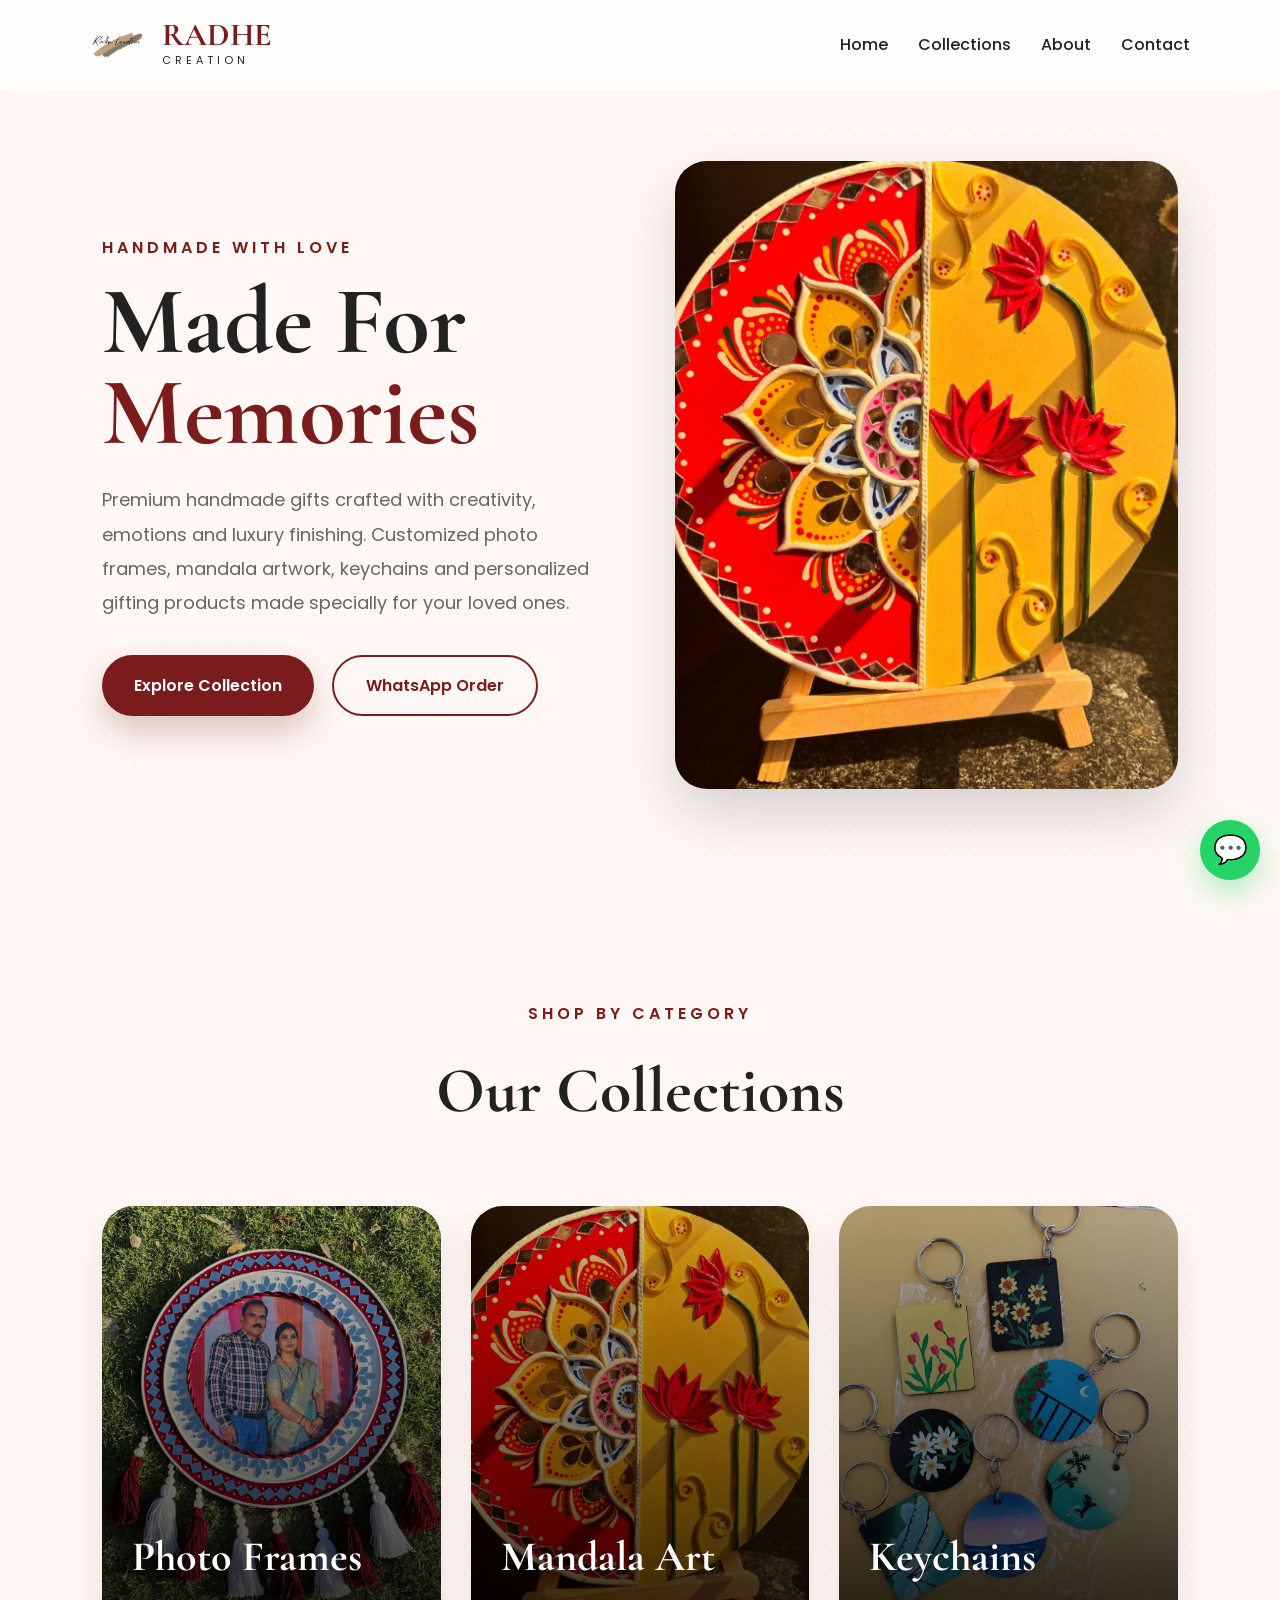
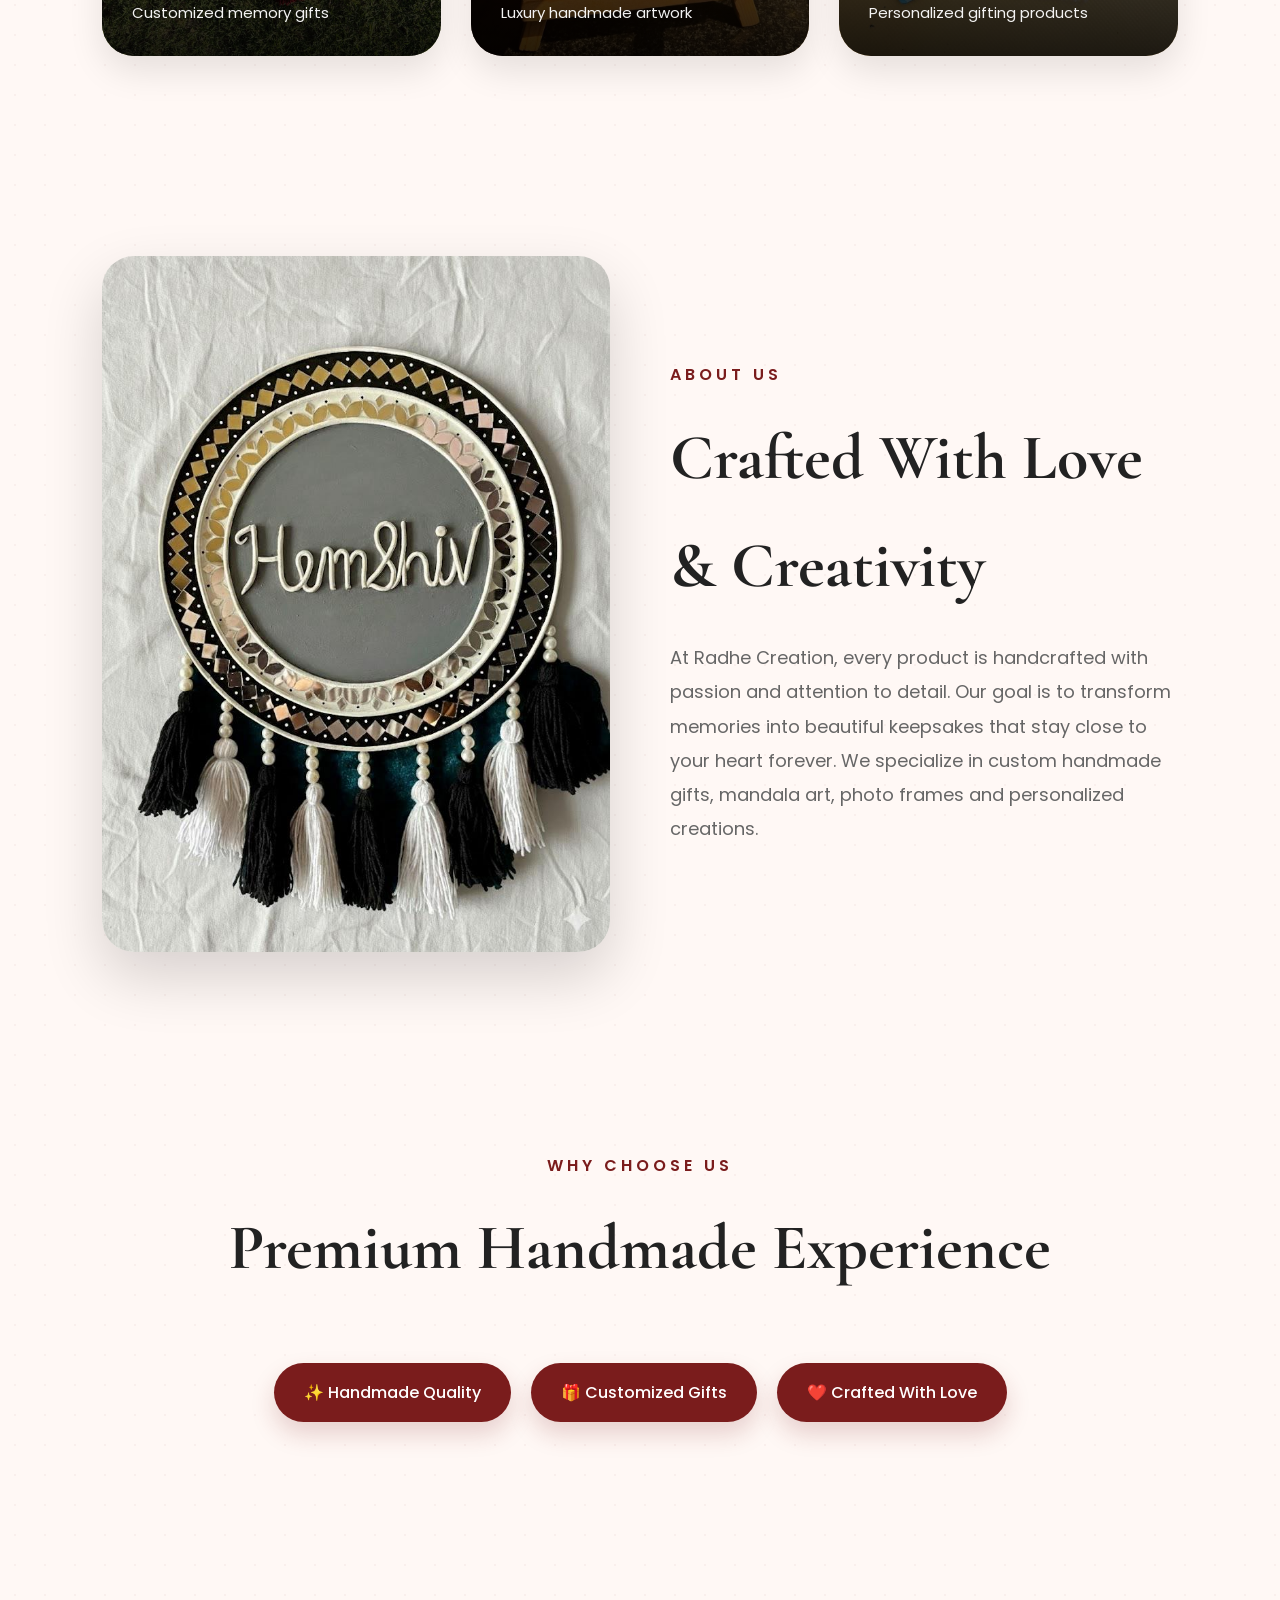
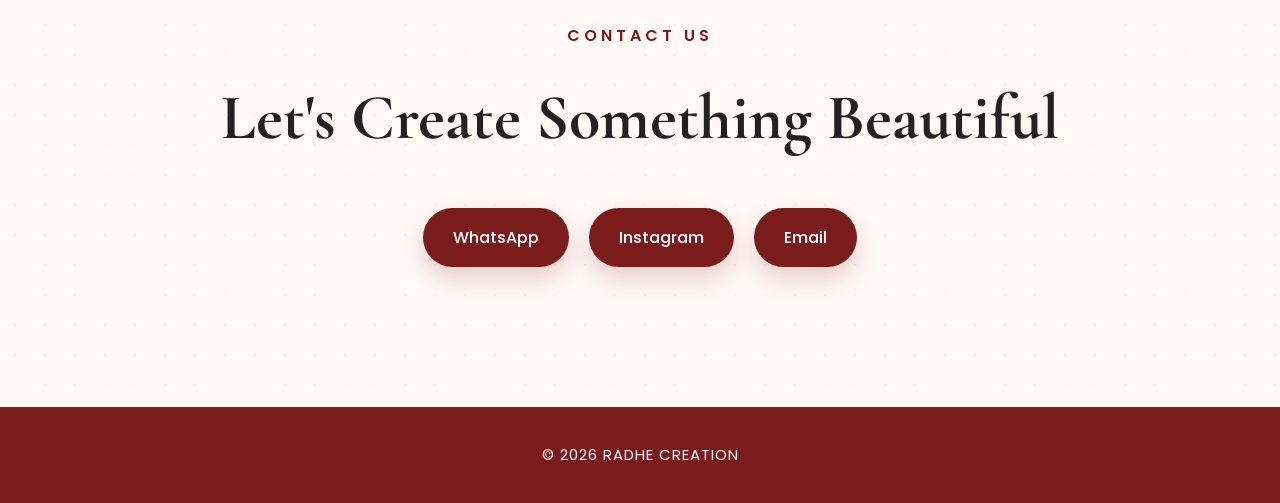
<file: index.html>
<!DOCTYPE html>
<html lang="en">

<head>

<meta charset="UTF-8">
<meta name="viewport" content="width=device-width, initial-scale=1.0">

<title>Radhe Creation | Handmade Gifts & Custom Creations</title>

<meta name="description" content="Premium handmade gifts, custom photo frames, mandala art, keychains and personalized creations crafted with love by Radhe Creation.">

<meta name="keywords" content="handmade gifts, custom gifts, photo frames, mandala art, keychains, personalized gifts, Radhe Creation">

<meta name="author" content="Radhe Creation">

<meta property="og:title" content="Radhe Creation">
<meta property="og:description" content="Luxury Handmade Gifts & Customized Creations">
<meta property="og:image" content="logo.png">
<meta property="og:type" content="website">

<link rel="icon" href="logo.png">

<link rel="preconnect" href="https://fonts.googleapis.com">
<link rel="preconnect" href="https://fonts.gstatic.com" crossorigin>

<link href="https://fonts.googleapis.com/css2?family=Cormorant+Garamond:wght@400;500;600;700&family=Poppins:wght@300;400;500;600;700&display=swap" rel="stylesheet">

<link rel="stylesheet" href="style.css">

</head>

<body>

<!-- HEADER -->

<header>

<div class="logo">

<img src="logo.png"
alt="Radhe Creation Logo">

<div class="logo-text">

<h2>RADHE</h2>
<p>CREATION</p>

</div>

</div>

<div class="menu-toggle">
☰
</div>

<nav>

<a href="index.html" class="active-link">Home</a>

<a href="#categories">Collections</a>

<a href="#about">About</a>

<a href="#contact">Contact</a>

</nav>

</header>

<!-- HERO -->

<section class="hero reveal">

<div class="hero-text">

<p>HANDMADE WITH LOVE</p>

<h1>
Made For
<span>Memories</span>
</h1>

<h3>

Premium handmade gifts crafted with creativity, emotions and luxury finishing.

Customized photo frames, mandala artwork, keychains and personalized gifting products made specially for your loved ones.

</h3>

<div class="hero-buttons">

<a href="#categories" class="btn1">

Explore Collection

</a>

<a
href="https://wa.me/919408875525"
target="_blank"
rel="noopener noreferrer"
class="btn2">

WhatsApp Order

</a>

</div>

</div>

<div class="hero-image">

<img
src="mandala1.jpeg"
alt="Luxury Handmade Mandala Art"
loading="eager">

</div>

</section>

<!-- COLLECTIONS -->

<section
class="categories reveal"
id="categories">

<div class="section-title">

<p>SHOP BY CATEGORY</p>

<h2>Our Collections</h2>

</div>

<div class="category-grid">

<!-- PHOTO FRAME -->

<a
href="photoframe.html"
class="category-card">

<img
src="frames1.jpeg"
alt="Customized Photo Frame">

<div class="overlay">

<h3>Photo Frames</h3>

<p>
Customized memory gifts
</p>

</div>

</a>

<!-- MANDALA -->

<a
href="mandala.html"
class="category-card">

<img
src="mandala1.jpeg"
alt="Luxury Mandala Art">

<div class="overlay">

<h3>Mandala Art</h3>

<p>
Luxury handmade artwork
</p>

</div>

</a>

<!-- KEYCHAIN -->

<a
href="keychain.html"
class="category-card">

<img
src="keychains1.jpeg"
alt="Custom Keychain">

<div class="overlay">

<h3>Keychains</h3>

<p>
Personalized gifting products
</p>

</div>

</a>

</div>

</section>

<!-- ABOUT -->

<section
class="about reveal"
id="about">

<div class="about-image">

<img
src="nameplate1.jpeg"
alt="Customized Handmade Nameplate">

</div>

<div class="about-text">

<p>ABOUT US</p>

<h2>

Crafted With Love & Creativity

</h2>

<h4>

At Radhe Creation, every product is handcrafted with passion and attention to detail.

Our goal is to transform memories into beautiful keepsakes that stay close to your heart forever.

We specialize in custom handmade gifts, mandala art, photo frames and personalized creations.

</h4>

</div>

</section>

<!-- WHY CHOOSE US -->

<section class="contact reveal">

<div class="section-title">

<p>WHY CHOOSE US</p>

<h2>Premium Handmade Experience</h2>

</div>

<div class="contact-box">

<a href="#">
✨ Handmade Quality
</a>

<a href="#">
🎁 Customized Gifts
</a>

<a href="#">
❤️ Crafted With Love
</a>

</div>

</section>

<!-- CONTACT -->

<section
class="contact reveal"
id="contact">

<p>CONTACT US</p>

<h2>

Let's Create Something Beautiful

</h2>

<div class="contact-box">

<a
href="https://wa.me/919408875525"
target="_blank">

WhatsApp

</a>

<a
href="https://www.instagram.com/radhe_creation._25"
target="_blank">

Instagram

</a>

<a
href="mailto:radhecreation@gmail.com">

Email

</a>

</div>

</section>

<!-- FLOATING BUTTONS -->

<button
class="back-to-top"
aria-label="Back To Top">

↑

</button>

<div
class="whatsapp-float"
onclick="openWhatsApp()"
aria-label="WhatsApp">

💬

</div>

<!-- FOOTER -->

<footer>

<p>

© 2026 RADHE CREATION

</p>

</footer>

<script src="script.js"></script>

</body>

</html>
</file>
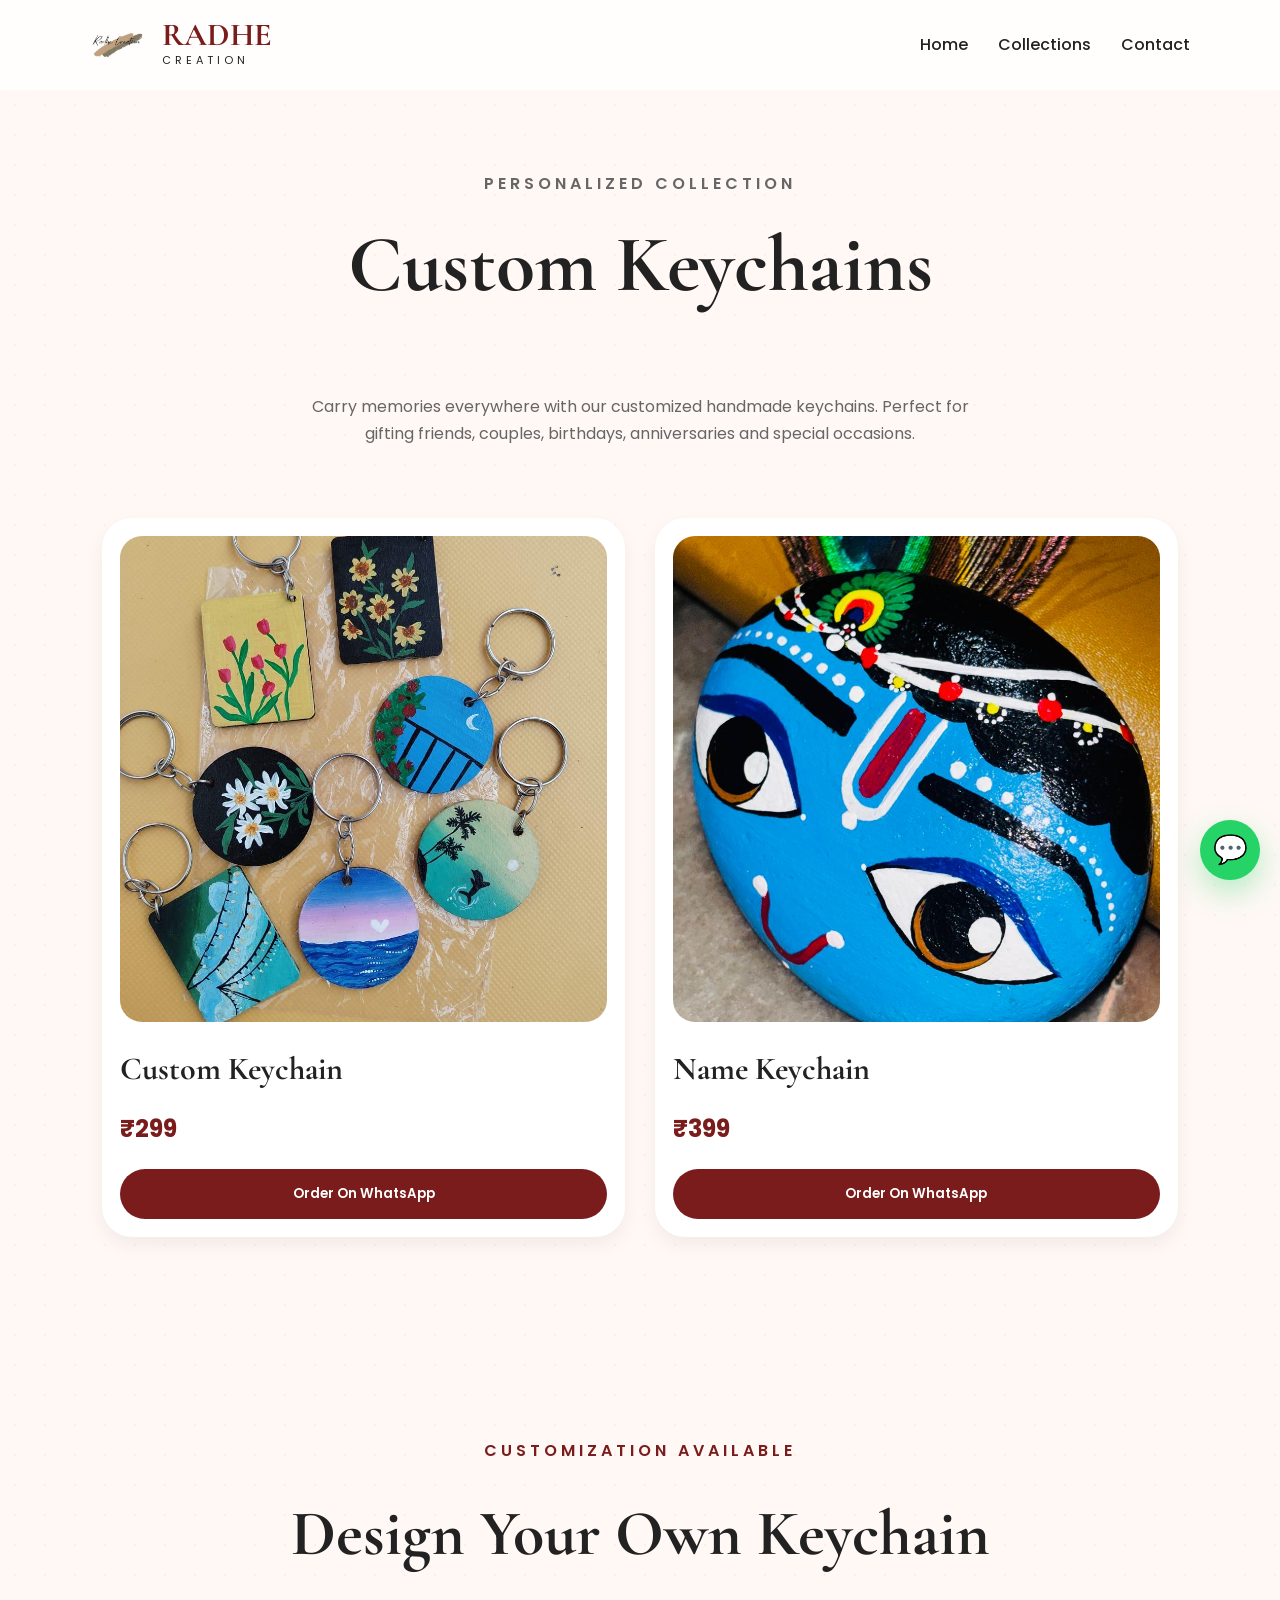
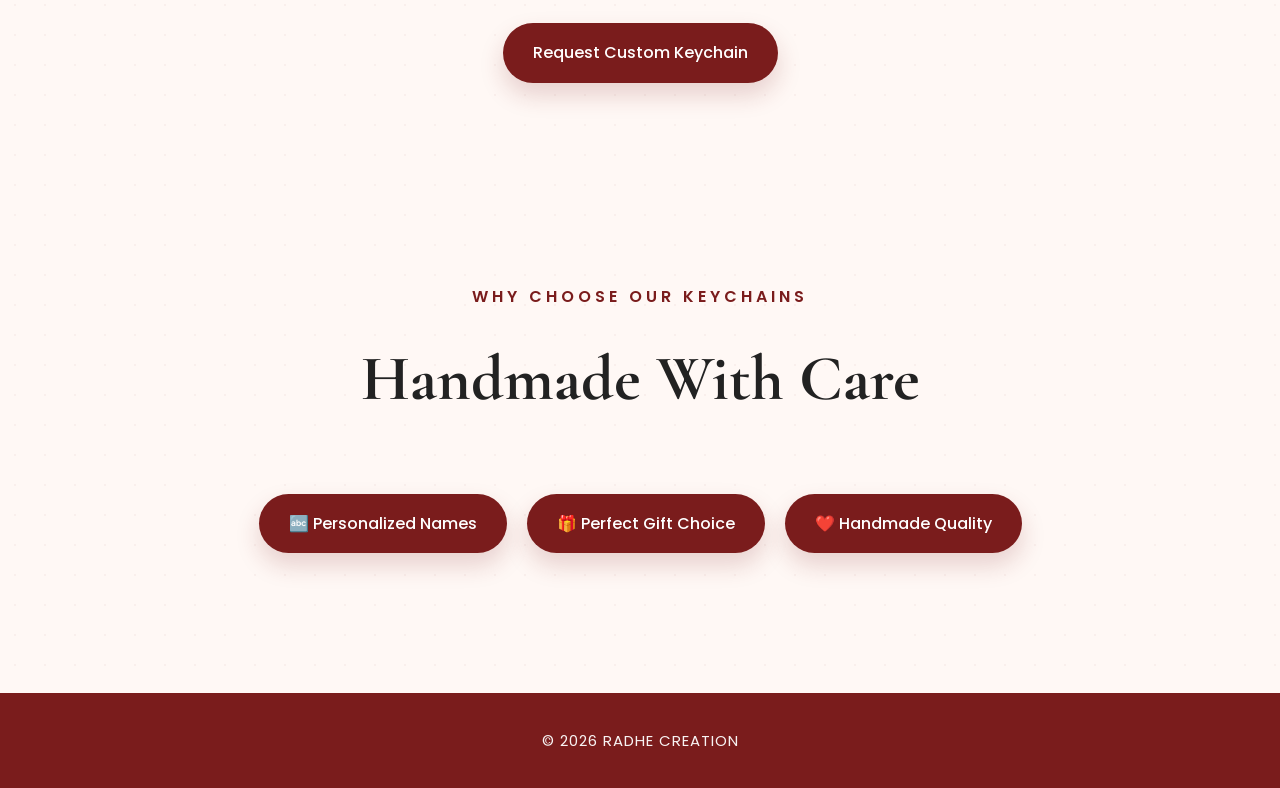
<file: keychain.html>
<!DOCTYPE html>
<html lang="en">

<head>

<meta charset="UTF-8">
<meta name="viewport" content="width=device-width, initial-scale=1.0">

<title>Custom Keychains | Radhe Creation</title>

<meta name="description" content="Personalized custom keychains crafted with love. Name keychains, photo keychains and unique handmade gifting products by Radhe Creation.">

<meta name="keywords" content="custom keychain, personalized keychain, handmade gifts, name keychain, custom gifts">

<meta property="og:title" content="Custom Keychains | Radhe Creation">
<meta property="og:description" content="Premium Personalized Keychains & Handmade Gifts">
<meta property="og:image" content="keychains1.jpeg">

<meta name="theme-color" content="#7a1c1c">

<link rel="icon" href="logo.png">

<link rel="preconnect" href="https://fonts.googleapis.com">
<link rel="preconnect" href="https://fonts.gstatic.com" crossorigin>

<link href="https://fonts.googleapis.com/css2?family=Cormorant+Garamond:wght@400;500;600;700&family=Poppins:wght@300;400;500;600;700&display=swap" rel="stylesheet">

<link rel="stylesheet" href="style.css">

</head>

<body>

<!-- HEADER -->

<header>

<div class="logo">

<img
src="logo.png"
alt="Radhe Creation Logo">

<div class="logo-text">

<h2>RADHE</h2>
<p>CREATION</p>

</div>

</div>

<div
class="menu-toggle"
aria-label="Open Menu">

☰

</div>

<nav>

<a href="index.html">Home</a>

<a href="index.html#categories">Collections</a>

<a href="index.html#contact">Contact</a>

</nav>

</header>

<!-- PAGE BANNER -->

<section class="page-banner reveal">

<div class="section-title">

<p>PERSONALIZED COLLECTION</p>

<h1>Custom Keychains</h1>

</div>

<p
style="
max-width:700px;
margin:auto;
text-align:center;
color:#666;
">

Carry memories everywhere with our customized handmade keychains.

Perfect for gifting friends, couples, birthdays, anniversaries and special occasions.

</p>

</section>

<!-- PRODUCTS -->

<section class="products-grid reveal">

<!-- PRODUCT 1 -->

<div class="product-card">

<img
src="keychains1.jpeg"
alt="Custom Personalized Keychain"
loading="lazy">

<h3>Custom Keychain</h3>

<div class="price">

₹299

</div>

<button
class="product-btn"
onclick="orderNow('Custom Keychain','299','keychains1.jpeg')">

Order On WhatsApp

</button>

</div>

<!-- PRODUCT 2 -->

<div class="product-card">

<img
src="keychains2.jpeg"
alt="Personalized Name Keychain"
loading="lazy">

<h3>Name Keychain</h3>

<div class="price">

₹399

</div>

<button
class="product-btn"
onclick="orderNow('Name Keychain','399','keychains2.jpeg')">

Order On WhatsApp

</button>

</div>

</section>

<!-- CUSTOM ORDER -->

<section class="contact reveal">

<p>CUSTOMIZATION AVAILABLE</p>

<h2>

Design Your Own Keychain

</h2>

<div class="contact-box">

<a
href="https://wa.me/919408875525"
target="_blank"
rel="noopener noreferrer">

Request Custom Keychain

</a>

</div>

</section>

<!-- FEATURES -->

<section class="contact reveal">

<div class="section-title">

<p>WHY CHOOSE OUR KEYCHAINS</p>

<h2>Handmade With Care</h2>

</div>

<div class="contact-box">

<a href="#">

🔤 Personalized Names

</a>

<a href="#">

🎁 Perfect Gift Choice

</a>

<a href="#">

❤️ Handmade Quality

</a>

</div>

</section>

<!-- FLOATING BUTTONS -->

<button
class="back-to-top"
aria-label="Back To Top">

↑

</button>

<div
class="whatsapp-float"
onclick="openWhatsApp()"
aria-label="Open WhatsApp">

💬

</div>

<!-- FOOTER -->

<footer>

<p>

© 2026 RADHE CREATION

</p>

</footer>

<script src="script.js"></script>

</body>
</html>
</file>
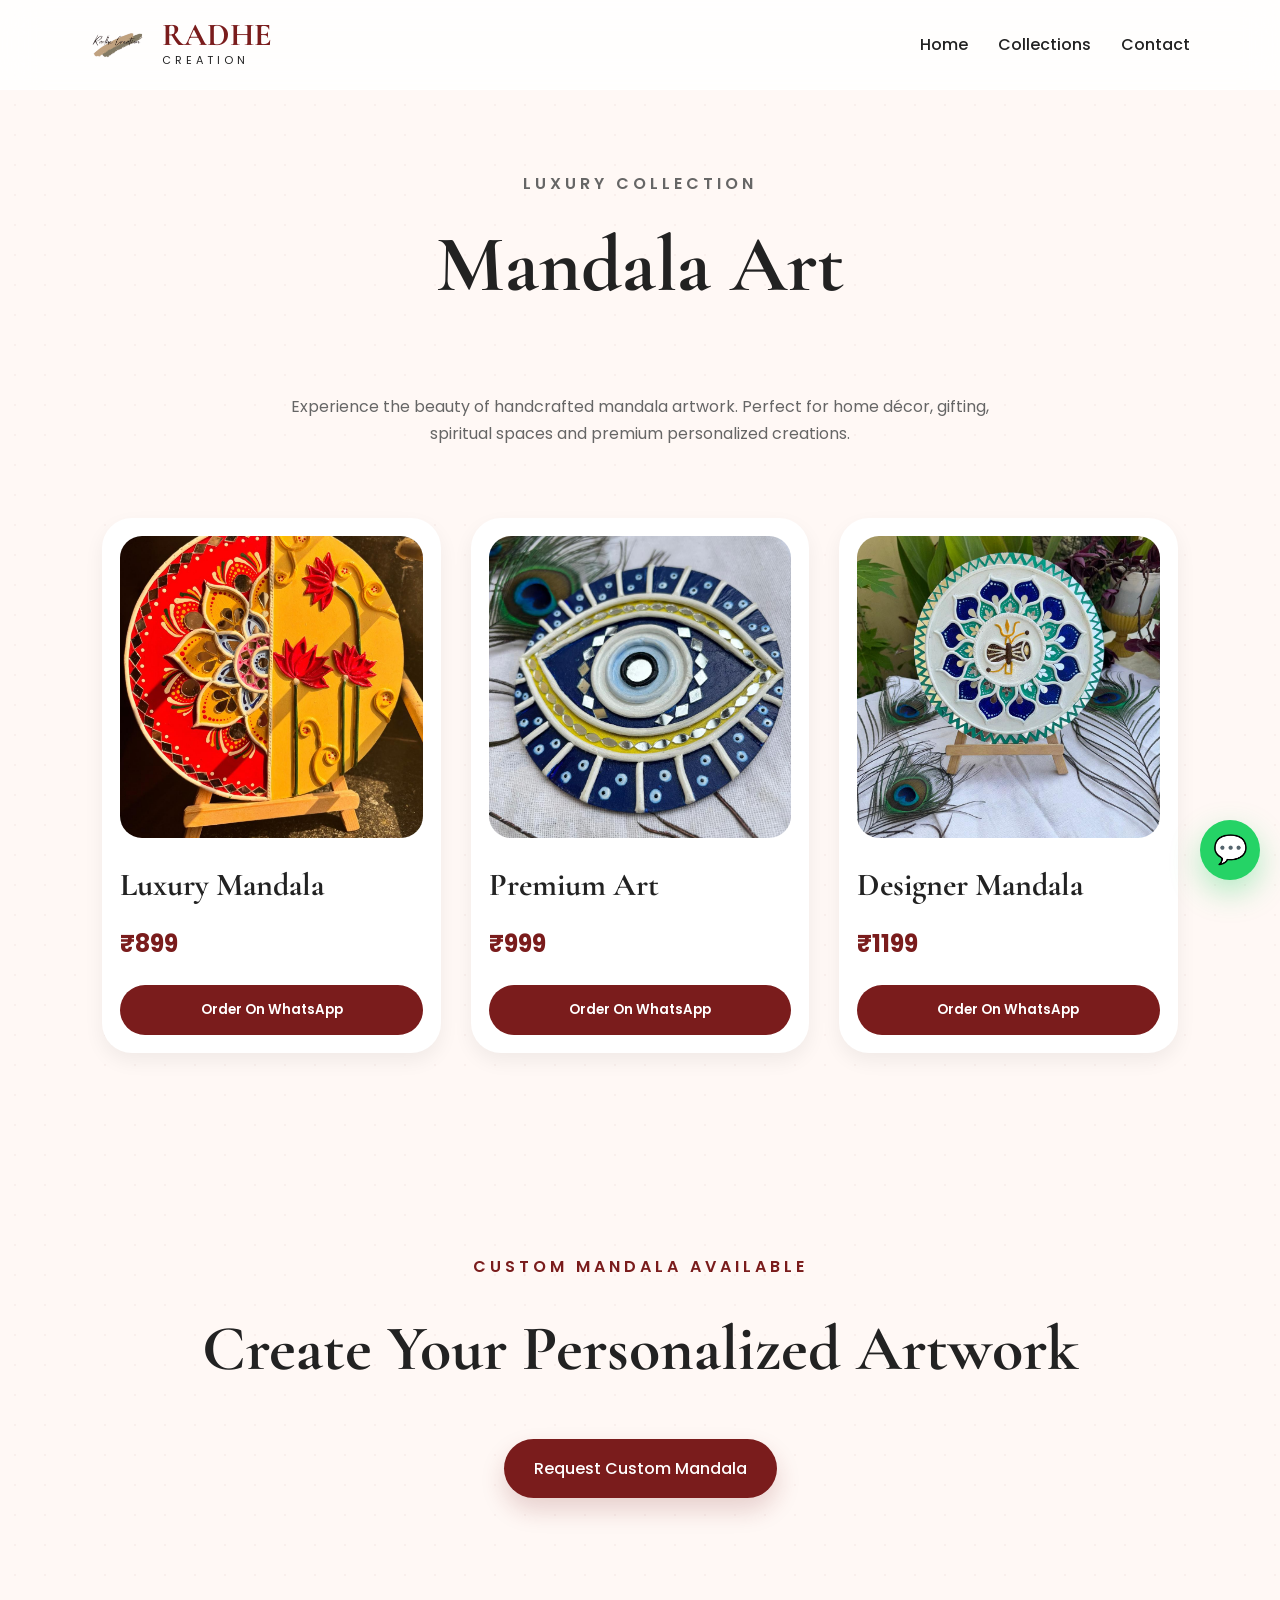
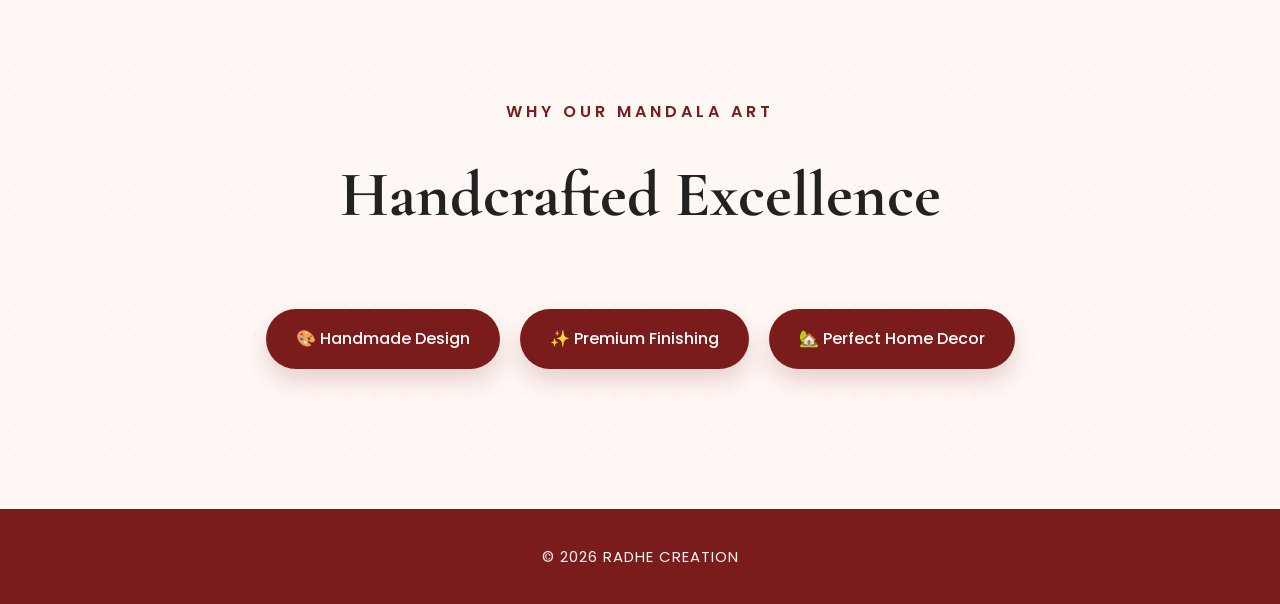
<file: mandala.html>
<!DOCTYPE html>
<html lang="en">

<head>

<meta charset="UTF-8">
<meta name="viewport" content="width=device-width, initial-scale=1.0">

<title>Mandala Art | Radhe Creation</title>

<meta name="description" content="Premium handmade Mandala Art collection by Radhe Creation. Customized luxury wall art, spiritual gifts and personalized artistic creations.">

<meta name="keywords" content="mandala art, handmade mandala, wall decor, customized mandala, luxury handmade gifts">

<meta property="og:title" content="Mandala Art | Radhe Creation">
<meta property="og:description" content="Luxury Handmade Mandala Art Collection">
<meta property="og:image" content="mandala1.jpeg">

<link rel="icon" href="logo.png">

<link rel="preconnect" href="https://fonts.googleapis.com">
<link rel="preconnect" href="https://fonts.gstatic.com" crossorigin>

<link href="https://fonts.googleapis.com/css2?family=Cormorant+Garamond:wght@400;500;600;700&family=Poppins:wght@300;400;500;600;700&display=swap" rel="stylesheet">

<link rel="stylesheet" href="style.css">

</head>

<body>

<!-- HEADER -->

<header>

<div class="logo">

<img src="logo.png" alt="Radhe Creation Logo">

<div class="logo-text">

<h2>RADHE</h2>
<p>CREATION</p>

</div>

</div>

<div class="menu-toggle">
☰
</div>

<nav>

<a href="index.html">Home</a>
<a href="index.html#categories">Collections</a>
<a href="index.html#contact">Contact</a>

</nav>

</header>

<!-- PAGE BANNER -->

<section class="page-banner reveal">

<div class="section-title">

<p>LUXURY COLLECTION</p>

<h1>Mandala Art</h1>

</div>

<p style="max-width:700px;margin:auto;text-align:center;color:#666;">

Experience the beauty of handcrafted mandala artwork.
Perfect for home décor, gifting, spiritual spaces and premium personalized creations.

</p>

</section>

<!-- PRODUCTS -->

<section class="products-grid reveal">

<!-- PRODUCT 1 -->

<div class="product-card">

<img
src="mandala1.jpeg"
alt="Luxury Handmade Mandala Art"
loading="lazy">

<h3>Luxury Mandala</h3>

<div class="price">
₹899
</div>

<button
class="product-btn"
onclick="orderNow('Luxury Mandala','899','mandala1.jpeg')">

Order On WhatsApp

</button>

</div>

<!-- PRODUCT 2 -->

<div class="product-card">

<img
src="mandala2.jpeg"
alt="Premium Mandala Artwork"
loading="lazy">

<h3>Premium Art</h3>

<div class="price">
₹999
</div>

<button
class="product-btn"
onclick="orderNow('Premium Art','999','mandala2.jpeg')">

Order On WhatsApp

</button>

</div>

<!-- PRODUCT 3 -->

<div class="product-card">

<img
src="mandala3.jpeg"
alt="Designer Mandala Wall Art"
loading="lazy">

<h3>Designer Mandala</h3>

<div class="price">
₹1199
</div>

<button
class="product-btn"
onclick="orderNow('Designer Mandala','1199','mandala3.jpeg')">

Order On WhatsApp

</button>

</div>

</section>

<!-- CUSTOMIZATION SECTION -->

<section class="contact reveal">

<p>CUSTOM MANDALA AVAILABLE</p>

<h2>

Create Your Personalized Artwork

</h2>

<div class="contact-box">

<a
href="https://wa.me/919408875525"
target="_blank"
rel="noopener noreferrer">

Request Custom Mandala

</a>

</div>

</section>

<!-- FEATURES -->

<section class="contact reveal">

<div class="section-title">

<p>WHY OUR MANDALA ART</p>

<h2>Handcrafted Excellence</h2>

</div>

<div class="contact-box">

<a href="#">
🎨 Handmade Design
</a>

<a href="#">
✨ Premium Finishing
</a>

<a href="#">
🏡 Perfect Home Decor
</a>

</div>

</section>

<!-- FLOATING BUTTONS -->

<button
class="back-to-top"
aria-label="Back To Top">

↑

</button>

<div
class="whatsapp-float"
onclick="openWhatsApp()"
aria-label="WhatsApp">

💬

</div>

<!-- FOOTER -->

<footer>

<p>

© 2026 RADHE CREATION

</p>

</footer>

<script src="script.js"></script>

</body>
</html>
</file>
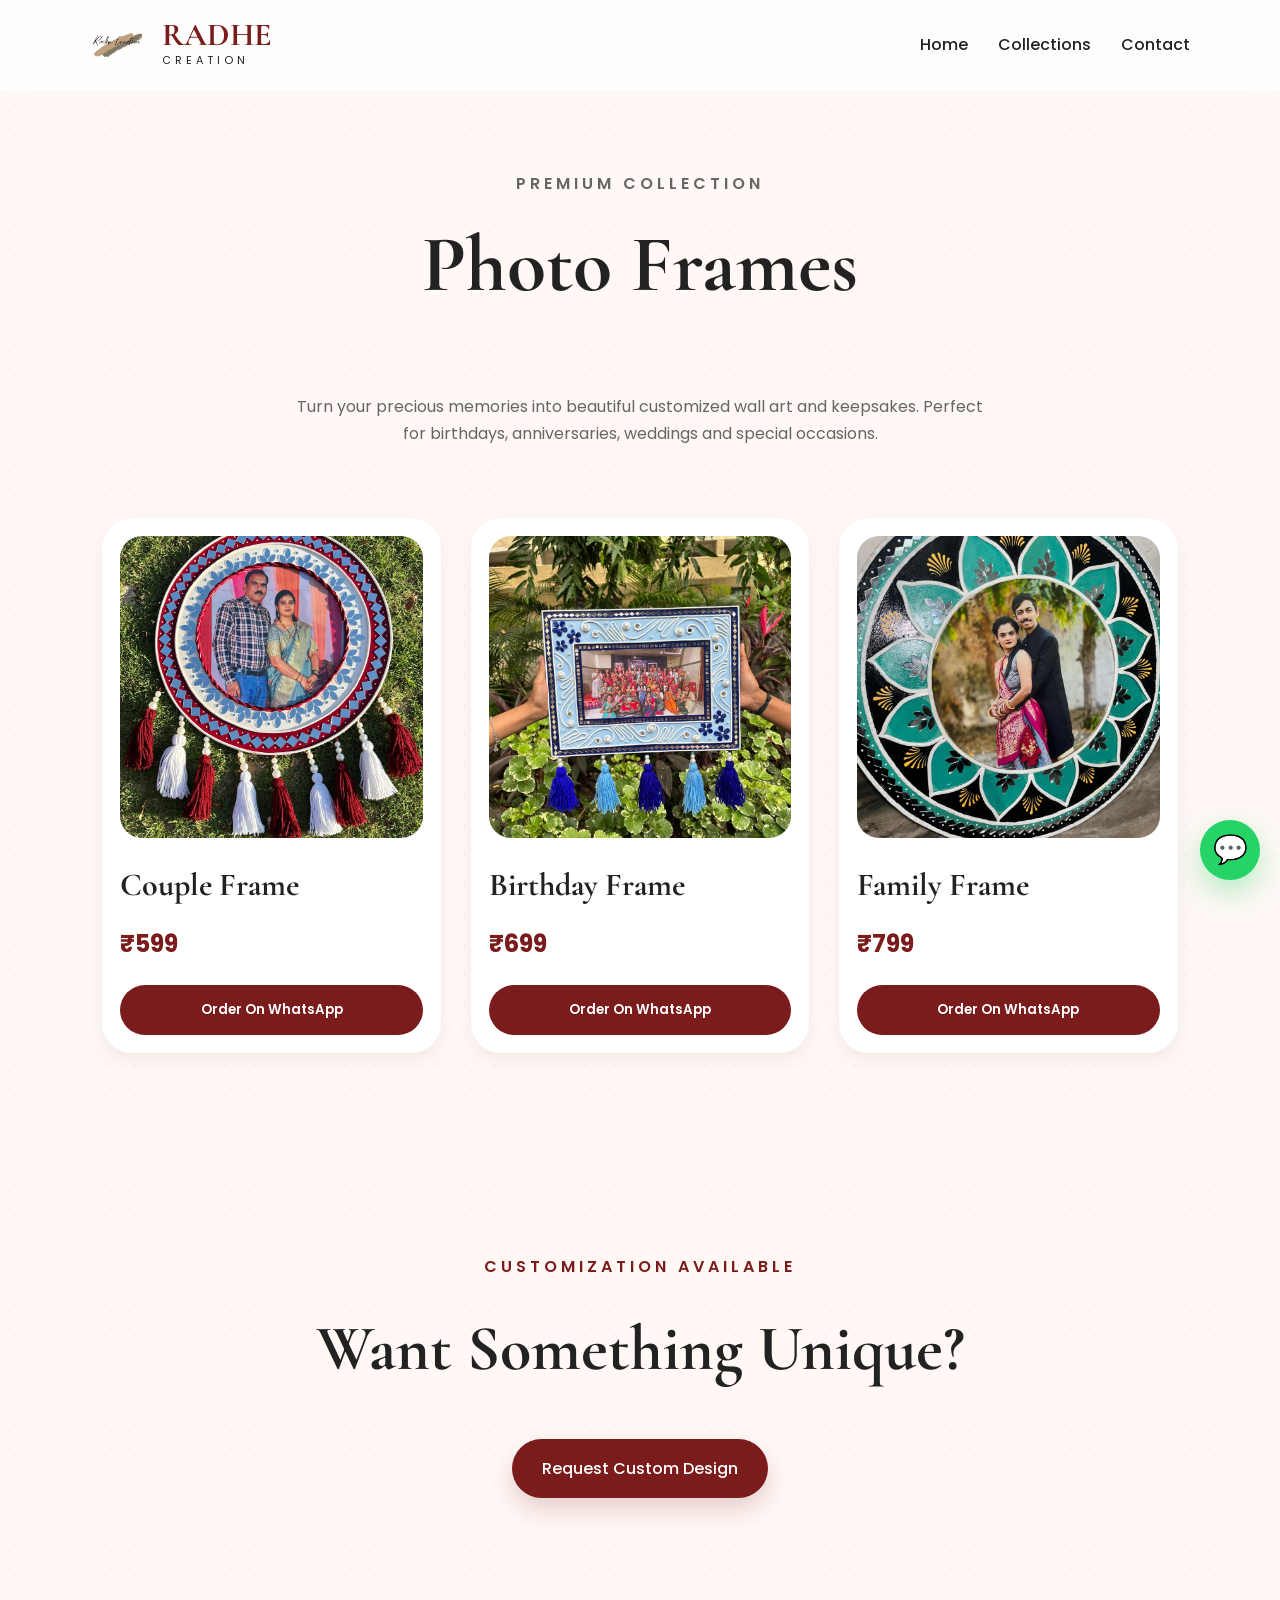
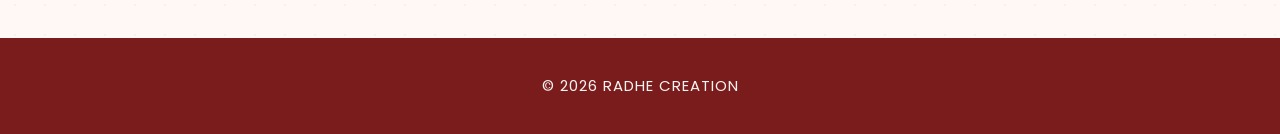
<file: photoframe.html>
<!DOCTYPE html>
<html lang="en">

<head>

<meta charset="UTF-8">
<meta name="viewport" content="width=device-width, initial-scale=1.0">

<title>Photo Frames | Radhe Creation</title>

<meta name="description" content="Customized photo frames crafted with love. Premium handmade memory frames for birthdays, anniversaries, couples and family gifts.">

<meta name="keywords" content="custom photo frames, handmade gifts, anniversary frame, birthday frame, family frame">

<meta property="og:title" content="Photo Frames | Radhe Creation">
<meta property="og:description" content="Premium Customized Memory Frames">
<meta property="og:image" content="frames1.jpeg">

<link rel="icon" href="logo.png">

<link rel="preconnect" href="https://fonts.googleapis.com">
<link rel="preconnect" href="https://fonts.gstatic.com" crossorigin>

<link href="https://fonts.googleapis.com/css2?family=Cormorant+Garamond:wght@400;500;600;700&family=Poppins:wght@300;400;500;600;700&display=swap" rel="stylesheet">

<link rel="stylesheet" href="style.css">

</head>

<body>

<!-- HEADER -->

<header>

<div class="logo">

<img src="logo.png" alt="Radhe Creation Logo">

<div class="logo-text">

<h2>RADHE</h2>
<p>CREATION</p>

</div>

</div>

<div class="menu-toggle">
☰
</div>

<nav>

<a href="index.html">Home</a>
<a href="index.html#categories">Collections</a>
<a href="index.html#contact">Contact</a>

</nav>

</header>

<!-- PAGE BANNER -->

<section class="page-banner reveal">

<div class="section-title">

<p>PREMIUM COLLECTION</p>

<h1>Photo Frames</h1>

</div>

<p style="max-width:700px;margin:auto;text-align:center;color:#666;">

Turn your precious memories into beautiful customized wall art and keepsakes.

Perfect for birthdays, anniversaries, weddings and special occasions.

</p>

</section>

<!-- PRODUCTS -->

<section class="products-grid reveal">

<!-- PRODUCT 1 -->

<div class="product-card">

<img
src="frames1.jpeg"
alt="Customized Couple Frame"
loading="lazy">

<h3>Couple Frame</h3>

<div class="price">
₹599
</div>

<button
class="product-btn"
onclick="orderNow('Couple Frame','599','frames1.jpeg')">

Order On WhatsApp

</button>

</div>

<!-- PRODUCT 2 -->

<div class="product-card">

<img
src="frames2.jpeg"
alt="Birthday Memory Frame"
loading="lazy">

<h3>Birthday Frame</h3>

<div class="price">
₹699
</div>

<button
class="product-btn"
onclick="orderNow('Birthday Frame','699','frames2.jpeg')">

Order On WhatsApp

</button>

</div>

<!-- PRODUCT 3 -->

<div class="product-card">

<img
src="frames3.jpeg"
alt="Customized Family Frame"
loading="lazy">

<h3>Family Frame</h3>

<div class="price">
₹799
</div>

<button
class="product-btn"
onclick="orderNow('Family Frame','799','frames3.jpeg')">

Order On WhatsApp

</button>

</div>

</section>

<!-- CUSTOM ORDER SECTION -->

<section class="contact reveal">

<p>CUSTOMIZATION AVAILABLE</p>

<h2>

Want Something Unique?

</h2>

<div class="contact-box">

<a
href="https://wa.me/919408875525"
target="_blank">

Request Custom Design

</a>

</div>

</section>

<!-- FLOATING BUTTONS -->

<button
class="back-to-top"
aria-label="Back To Top">

↑

</button>

<div
class="whatsapp-float"
onclick="openWhatsApp()"
aria-label="WhatsApp">

💬

</div>

<!-- FOOTER -->

<footer>

<p>

© 2026 RADHE CREATION

</p>

</footer>

<script src="script.js"></script>

</body>
</html>
</file>
<file: style.css>
/* ==================================================
   RADHE CREATION V2
   PREMIUM LUXURY UI
   PART 1
================================================== */

/* ==================================================
   ROOT VARIABLES
================================================== */

:root{

--primary:#7a1c1c;
--primary-dark:#5f1515;

--secondary:#d4a373;

--text:#222;
--text-light:#666;

--white:#ffffff;

--bg:#fff8f5;

--border:#efe5df;

--shadow-sm:
0 8px 20px rgba(0,0,0,.06);

--shadow-md:
0 15px 35px rgba(0,0,0,.10);

--shadow-lg:
0 25px 60px rgba(0,0,0,.16);

--radius-sm:16px;
--radius-md:24px;
--radius-lg:32px;

--transition:.35s ease;

--container:1280px;

}

/* ==================================================
   RESET
================================================== */

*,
*::before,
*::after{

margin:0;
padding:0;

box-sizing:border-box;

}

html{

scroll-behavior:smooth;
scroll-padding-top:120px;

}

body{

font-family:'Poppins',sans-serif;

background:var(--bg);

color:var(--text);

overflow-x:hidden;

line-height:1.7;

opacity:0;

transition:.6s ease;

}

body.loaded{

opacity:1;

}

img{

display:block;

max-width:100%;

height:auto;

}

a{

text-decoration:none;

color:inherit;

}

button{

font-family:inherit;

}

/* ==================================================
   BACKGROUND PATTERN
================================================== */

body{

background-image:
radial-gradient(
rgba(122,28,28,.04) 1px,
transparent 1px
);

background-size:30px 30px;

}

/* ==================================================
   CUSTOM SCROLLBAR
================================================== */

::-webkit-scrollbar{

width:10px;

}

::-webkit-scrollbar-track{

background:#f6ede8;

}

::-webkit-scrollbar-thumb{

background:var(--primary);

border-radius:30px;

}

/* ==================================================
   GLOBAL CONTAINER
================================================== */

.container{

width:min(
92%,
var(--container)
);

margin:auto;

}

/* ==================================================
   HEADER
================================================== */

header{

position:fixed;

top:0;
left:0;

width:100%;

height:90px;

display:flex;

align-items:center;

justify-content:space-between;

padding:0 7%;

z-index:9999;

background:
rgba(255,255,255,.82);

backdrop-filter:
blur(18px);

-webkit-backdrop-filter:
blur(18px);

border-bottom:
1px solid rgba(255,255,255,.25);

transition:.4s ease;

}

.header-scrolled{

height:75px;

box-shadow:
0 10px 30px rgba(0,0,0,.08);

}

/* ==================================================
   LOGO
================================================== */

.logo{

display:flex;

align-items:center;

gap:14px;

}

.logo img{

width:58px;
height:58px;

object-fit:contain;

}

.logo-text h2{

font-family:
'Cormorant Garamond',
serif;

font-size:32px;

line-height:1;

color:var(--primary);

}

.logo-text p{

font-size:11px;

letter-spacing:4px;

}

/* ==================================================
   NAVIGATION
================================================== */

nav{

display:flex;

align-items:center;

gap:30px;

}

nav a{

position:relative;

font-weight:500;

transition:var(--transition);

}

nav a:hover,
nav a.active-link{

color:var(--primary);

}

nav a::after{

content:"";

position:absolute;

left:0;
bottom:-7px;

width:0;
height:2px;

background:var(--primary);

transition:.3s ease;

}

nav a:hover::after,
nav a.active-link::after{

width:100%;

}

/* ==================================================
   MOBILE MENU BUTTON
================================================== */

.menu-toggle{

display:none;

font-size:30px;

cursor:pointer;

user-select:none;

}

/* ==================================================
   HERO SECTION
================================================== */

.hero{

min-height:100vh;

padding:
150px 8%
100px;

display:flex;

align-items:center;

justify-content:space-between;

gap:70px;

}

.hero-text{

flex:1;

max-width:650px;

}

.hero-text p{

color:var(--primary);

letter-spacing:4px;

font-weight:600;

margin-bottom:15px;

}

.hero-text h1{

font-family:
'Cormorant Garamond',
serif;

font-size:
clamp(4rem,8vw,6rem);

line-height:.95;

margin-bottom:25px;

}

.hero-text span{

display:block;

color:var(--primary);

}

.hero-text h3{

font-weight:400;

font-size:18px;

line-height:1.9;

color:var(--text-light);

margin-bottom:35px;

}

/* ==================================================
   HERO BUTTONS
================================================== */

.hero-buttons{

display:flex;

gap:18px;

flex-wrap:wrap;

}

.btn1,
.btn2,
.product-btn{

display:inline-flex;

align-items:center;

justify-content:center;

padding:
15px 32px;

border:none;

border-radius:999px;

font-weight:600;

cursor:pointer;

transition:.3s ease;

}

/* Primary Button */

.btn1{

background:var(--primary);

color:white;

box-shadow:
0 15px 35px
rgba(122,28,28,.25);

}

.btn1:hover{

transform:
translateY(-4px);

box-shadow:
0 20px 40px
rgba(122,28,28,.35);

}

/* Secondary Button */

.btn2{

border:2px solid var(--primary);

background:transparent;

color:var(--primary);

}

.btn2:hover{

background:var(--primary);

color:white;

transform:
translateY(-4px);

}

/* ==================================================
   HERO IMAGE
================================================== */

.hero-image{

flex:1;

display:flex;

justify-content:center;

}

.hero-image img{

width:100%;

max-width:540px;

aspect-ratio:4/5;

object-fit:cover;

border-radius:32px;

box-shadow:
var(--shadow-lg);

animation:
floating 6s ease-in-out infinite;

transition:.5s ease;

}

.hero-image img:hover{

transform:
scale(1.03);

}

@keyframes floating{

0%{

transform:
translateY(0);

}

50%{

transform:
translateY(-12px);

}

100%{

transform:
translateY(0);

}

}

/* ==================================================
   SECTION TITLE
================================================== */

.section-title{

text-align:center;

margin-bottom:60px;

}

.section-title p{

letter-spacing:4px;

font-weight:600;

color:var(--primary);

margin-bottom:10px;

}

.section-title h2{

font-family:
'Cormorant Garamond',
serif;

font-size:
clamp(
2.5rem,
5vw,
4rem
);

}

/* ==================================================
   REVEAL ANIMATION
================================================== */

.reveal{

opacity:0;

transform:
translateY(60px);

transition:
all .9s ease;

}

.reveal.active{

opacity:1;

transform:
translateY(0);

}

/* ==================================================
   PAGE FADE
================================================== */

.fade-in{

animation:
fadeIn 1s ease forwards;

}

@keyframes fadeIn{

from{

opacity:0;

}

to{

opacity:1;

}

}

/* ==================================================
   TABLET
================================================== */

@media(max-width:992px){

.hero{

flex-direction:column;

text-align:center;

padding:
140px 5%
80px;

}

.hero-buttons{

justify-content:center;

}

.hero-text{

max-width:100%;

}

}

/* ==================================================
   MOBILE
================================================== */

@media(max-width:768px){

header{

padding:0 5%;

}

.menu-toggle{

display:block;

}

nav{

position:fixed;

top:90px;

right:-100%;

width:280px;

height:100vh;

background:white;

flex-direction:column;

justify-content:flex-start;

padding-top:50px;

gap:25px;

box-shadow:
-10px 0 30px rgba(0,0,0,.08);

transition:.4s ease;

}

nav.nav-active{

right:0;

}

.hero{

padding:
130px 5%
70px;

gap:40px;

}

.hero-text h1{

font-size:3.5rem;

}

}

/* ==================================================
   SMALL MOBILE
================================================== */

@media(max-width:480px){

.logo-text h2{

font-size:24px;

}

.hero-text h1{

font-size:3rem;

}

.hero-buttons{

flex-direction:column;

}

.btn1,
.btn2{

width:100%;

}

}
/* ==================================================
   CATEGORIES SECTION
================================================== */

.categories{

padding:100px 8%;

}

.category-grid{

display:grid;

grid-template-columns:
repeat(auto-fit,minmax(300px,1fr));

gap:30px;

}

.category-card{

position:relative;

overflow:hidden;

height:450px;

border-radius:32px;

box-shadow:var(--shadow-md);

transition:.4s ease;

}

.category-card:hover{

transform:
translateY(-10px);

box-shadow:
var(--shadow-lg);

}

.category-card img{

width:100%;

height:100%;

object-fit:cover;

transition:.6s ease;

}

.category-card:hover img{

transform:scale(1.08);

}

.overlay{

position:absolute;

inset:0;

padding:30px;

display:flex;

flex-direction:column;

justify-content:flex-end;

background:
linear-gradient(
to top,
rgba(0,0,0,.85),
rgba(0,0,0,.15)
);

color:white;

}

.overlay h3{

font-family:
'Cormorant Garamond',
serif;

font-size:42px;

margin-bottom:8px;

}

.overlay p{

font-size:15px;

opacity:.95;

}

/* ==================================================
   ABOUT SECTION
================================================== */

.about{

padding:100px 8%;

display:grid;

grid-template-columns:
1fr 1fr;

gap:60px;

align-items:center;

}

.about-image{

position:relative;

}

.about-image img{

width:100%;

border-radius:32px;

box-shadow:var(--shadow-lg);

transition:.5s ease;

}

.about-image img:hover{

transform:scale(1.02);

}

.about-text p{

letter-spacing:4px;

font-weight:600;

color:var(--primary);

margin-bottom:15px;

}

.about-text h2{

font-family:
'Cormorant Garamond',
serif;

font-size:
clamp(2.8rem,5vw,4rem);

margin-bottom:20px;

}

.about-text h4{

font-size:18px;

font-weight:400;

line-height:1.9;

color:var(--text-light);

}

/* ==================================================
   PAGE BANNER
================================================== */

.page-banner{

padding:
170px 8%
70px;

text-align:center;

}

.page-banner h1{

font-family:
'Cormorant Garamond',
serif;

font-size:
clamp(3rem,7vw,5rem);

margin-bottom:15px;

}

.page-banner p{

max-width:800px;

margin:auto;

color:var(--text-light);

}

/* ==================================================
   PRODUCTS SECTION
================================================== */

.products-grid{

padding:
0 8%
100px;

display:grid;

grid-template-columns:
repeat(auto-fit,minmax(300px,1fr));

gap:30px;

}

.product-card{

background:white;

padding:18px;

border-radius:30px;

box-shadow:var(--shadow-sm);

transition:.4s ease;

overflow:hidden;

}

.product-card:hover{

transform:
translateY(-10px);

box-shadow:
var(--shadow-lg);

}

.product-card img{

width:100%;

aspect-ratio:1/1;

object-fit:cover;

border-radius:22px;

margin-bottom:20px;

transition:.6s ease;

}

.product-card:hover img{

transform:scale(1.08);

}

.product-card h3{

font-family:
'Cormorant Garamond',
serif;

font-size:32px;

margin-bottom:12px;

}

.price{

font-size:24px;

font-weight:700;

color:var(--primary);

margin-bottom:20px;

}

.product-btn{

width:100%;

background:var(--primary);

color:white;

}

.product-btn:hover{

background:var(--primary-dark);

transform:
translateY(-3px);

}

/* ==================================================
   CONTACT SECTION
================================================== */

.contact{

padding:100px 8%;

text-align:center;

}

.contact p{

letter-spacing:4px;

font-weight:600;

color:var(--primary);

margin-bottom:15px;

}

.contact h2{

font-family:
'Cormorant Garamond',
serif;

font-size:
clamp(2.5rem,5vw,4rem);

margin-bottom:35px;

}

.contact-box{

display:flex;

justify-content:center;

gap:20px;

flex-wrap:wrap;

}

.contact-box a{

padding:
16px 30px;

border-radius:999px;

background:var(--primary);

color:white;

font-weight:500;

transition:.3s ease;

box-shadow:
0 12px 25px rgba(122,28,28,.18);

}

.contact-box a:hover{

transform:
translateY(-4px);

background:var(--primary-dark);

}

/* ==================================================
   FEATURES GRID
================================================== */

.features-grid{

display:grid;

grid-template-columns:
repeat(auto-fit,minmax(220px,1fr));

gap:25px;

margin-top:40px;

}

.feature-card{

background:white;

padding:30px;

border-radius:24px;

text-align:center;

box-shadow:var(--shadow-sm);

transition:.3s ease;

}

.feature-card:hover{

transform:
translateY(-8px);

box-shadow:var(--shadow-md);

}

/* ==================================================
   FLOATING WHATSAPP BUTTON
================================================== */

.whatsapp-float{

position:fixed;

right:20px;
bottom:20px;

width:60px;
height:60px;

border-radius:50%;

background:#25D366;

display:flex;

align-items:center;

justify-content:center;

font-size:28px;

color:white;

cursor:pointer;

z-index:9999;

box-shadow:
0 12px 30px rgba(37,211,102,.35);

transition:.3s ease;

}

.whatsapp-float:hover{

transform:
translateY(-5px);

}

/* ==================================================
   BACK TO TOP BUTTON
================================================== */

.back-to-top{

position:fixed;

left:20px;
bottom:20px;

width:55px;
height:55px;

border:none;

border-radius:50%;

background:var(--primary);

color:white;

font-size:20px;

cursor:pointer;

z-index:9999;

opacity:0;

visibility:hidden;

transition:.3s ease;

box-shadow:
0 12px 30px rgba(122,28,28,.25);

}

.back-to-top.show{

opacity:1;

visibility:visible;

}

.back-to-top:hover{

transform:
translateY(-5px);

}

/* ==================================================
   FOOTER
================================================== */

footer{

background:var(--primary);

padding:35px 20px;

text-align:center;

color:white;

margin-top:40px;

}

footer p{

font-size:15px;

letter-spacing:1px;

opacity:.95;

}

/* ==================================================
   TABLET
================================================== */

@media(max-width:992px){

.about{

grid-template-columns:1fr;

text-align:center;

}

.about-image{

order:1;

}

.about-text{

order:2;

}

}

/* ==================================================
   MOBILE
================================================== */

@media(max-width:768px){

.categories,
.about,
.contact{

padding:80px 5%;

}

.products-grid{

padding:
0 5%
80px;

}

.page-banner{

padding:
140px 5%
60px;

}

.category-card{

height:380px;

}

.overlay h3{

font-size:34px;

}

.product-card h3{

font-size:28px;

}

.contact-box{

flex-direction:column;

align-items:center;

}

.contact-box a{

width:100%;

max-width:320px;

}

}

/* ==================================================
   SMALL MOBILE
================================================== */

@media(max-width:480px){

.overlay h3{

font-size:28px;

}

.about-text h2{

font-size:2.4rem;

}

.contact h2{

font-size:2.4rem;

}

.page-banner h1{

font-size:3rem;

}

.whatsapp-float{

width:55px;
height:55px;

font-size:24px;

}

.back-to-top{

width:50px;
height:50px;

}

}

/* ==================================================
   MOBILE FRIENDLY OVERRIDES (phones & small tablets)
   Laptop/desktop layout is NOT affected by this block.
================================================== */

@media (max-width: 768px) {

    html {
        font-size: 15px;
        scroll-padding-top: 80px;
        -webkit-text-size-adjust: 100%;
    }

    body {
        line-height: 1.6;
    }

    /* ---------- Header & menu ---------- */

    header {
        height: 64px;
        padding: 0 16px;
    }

    .header-scrolled {
        height: 60px;
    }

    .logo {
        gap: 8px;
    }

    .logo img {
        width: 38px;
        height: 38px;
    }

    .logo-text h2 {
        font-size: 22px;
    }

    .logo-text p {
        font-size: 8px;
        letter-spacing: 3px;
    }

    .menu-toggle {
        font-size: 26px;
        padding: 6px;
        line-height: 1;
    }

    nav {
        top: 64px;
        width: 230px;
        height: calc(100vh - 64px);
        padding-top: 30px;
        gap: 18px;
        align-items: center;
    }

    nav a {
        font-size: 16px;
    }

    /* ---------- Hero ---------- */

    .hero {
        min-height: auto;
        padding: 95px 18px 45px;
        gap: 28px;
    }

    .hero-text p {
        font-size: 12px;
        letter-spacing: 3px;
        margin-bottom: 10px;
    }

    .hero-text h1 {
        font-size: 2.7rem;
        line-height: 1;
        margin-bottom: 16px;
    }

    .hero-text h3 {
        font-size: 14.5px;
        line-height: 1.7;
        margin-bottom: 22px;
    }

    .hero-buttons {
        gap: 12px;
    }

    .btn1,
    .btn2,
    .product-btn {
        padding: 12px 22px;
        font-size: 14px;
    }

    .hero-image img {
        max-width: 300px;
        border-radius: 22px;
    }

    /* ---------- Section spacing & titles ---------- */

    .categories,
    .about,
    .contact {
        padding: 50px 18px;
    }

    .section-title {
        margin-bottom: 30px;
    }

    .section-title p,
    .about-text p,
    .contact p {
        font-size: 12px;
        letter-spacing: 3px;
    }

    .section-title h2,
    .contact h2 {
        font-size: 2rem;
        line-height: 1.15;
    }

    .contact h2 {
        margin-bottom: 22px;
    }

    .reveal {
        transform: translateY(30px);
    }

    /* ---------- Collections ---------- */

    .category-grid {
        grid-template-columns: minmax(0, 1fr);
        gap: 18px;
    }

    .category-card {
        height: 250px;
        border-radius: 22px;
    }

    .category-card:hover {
        transform: none;
    }

    .overlay {
        padding: 20px;
    }

    .overlay h3 {
        font-size: 28px;
        margin-bottom: 4px;
    }

    .overlay p {
        font-size: 13px;
    }

    /* ---------- About ---------- */

    .about {
        gap: 26px;
    }

    .about-image img {
        border-radius: 22px;
        max-height: 320px;
        object-fit: cover;
    }

    .about-text h2 {
        font-size: 2rem;
        margin-bottom: 12px;
    }

    .about-text h4 {
        font-size: 14.5px;
        line-height: 1.7;
    }

    /* ---------- Contact / Why choose us ---------- */

    .contact-box {
        gap: 12px;
    }

    .contact-box a {
        padding: 12px 22px;
        font-size: 14px;
        max-width: 280px;
        text-align: center;
    }

    /* ---------- Product pages ---------- */

    .page-banner {
        padding: 95px 18px 30px;
    }

    .page-banner h1 {
        font-size: 2.4rem;
        margin-bottom: 8px;
    }

    .page-banner p {
        font-size: 14px;
    }

    .products-grid {
        padding: 0 14px 50px;
        grid-template-columns: repeat(2, minmax(0, 1fr));
        gap: 14px;
    }

    .product-card {
        padding: 10px;
        border-radius: 18px;
    }

    .product-card:hover {
        transform: none;
    }

    .product-card img {
        border-radius: 12px;
        margin-bottom: 10px;
    }

    .product-card h3 {
        font-size: 19px;
        line-height: 1.2;
        margin-bottom: 6px;
    }

    .price {
        font-size: 17px;
        margin-bottom: 10px;
    }

    .product-btn {
        padding: 10px 8px;
        font-size: 12.5px;
    }

    /* ---------- Floating buttons & footer ---------- */

    .whatsapp-float {
        width: 48px;
        height: 48px;
        font-size: 22px;
        right: 14px;
        bottom: 14px;
    }

    .back-to-top {
        width: 42px;
        height: 42px;
        font-size: 17px;
        left: 14px;
        bottom: 14px;
    }

    footer {
        padding: 22px 16px;
        margin-top: 20px;
    }

    footer p {
        font-size: 13px;
    }
}

/* Very small phones */

@media (max-width: 400px) {

    .hero-text h1 {
        font-size: 2.3rem;
    }

    .hero-image img {
        max-width: 250px;
    }

    .section-title h2,
    .contact h2,
    .about-text h2 {
        font-size: 1.8rem;
    }

    .category-card {
        height: 220px;
    }

    .product-card h3 {
        font-size: 17px;
    }

    .product-btn {
        font-size: 12px;
    }
}
</file>
